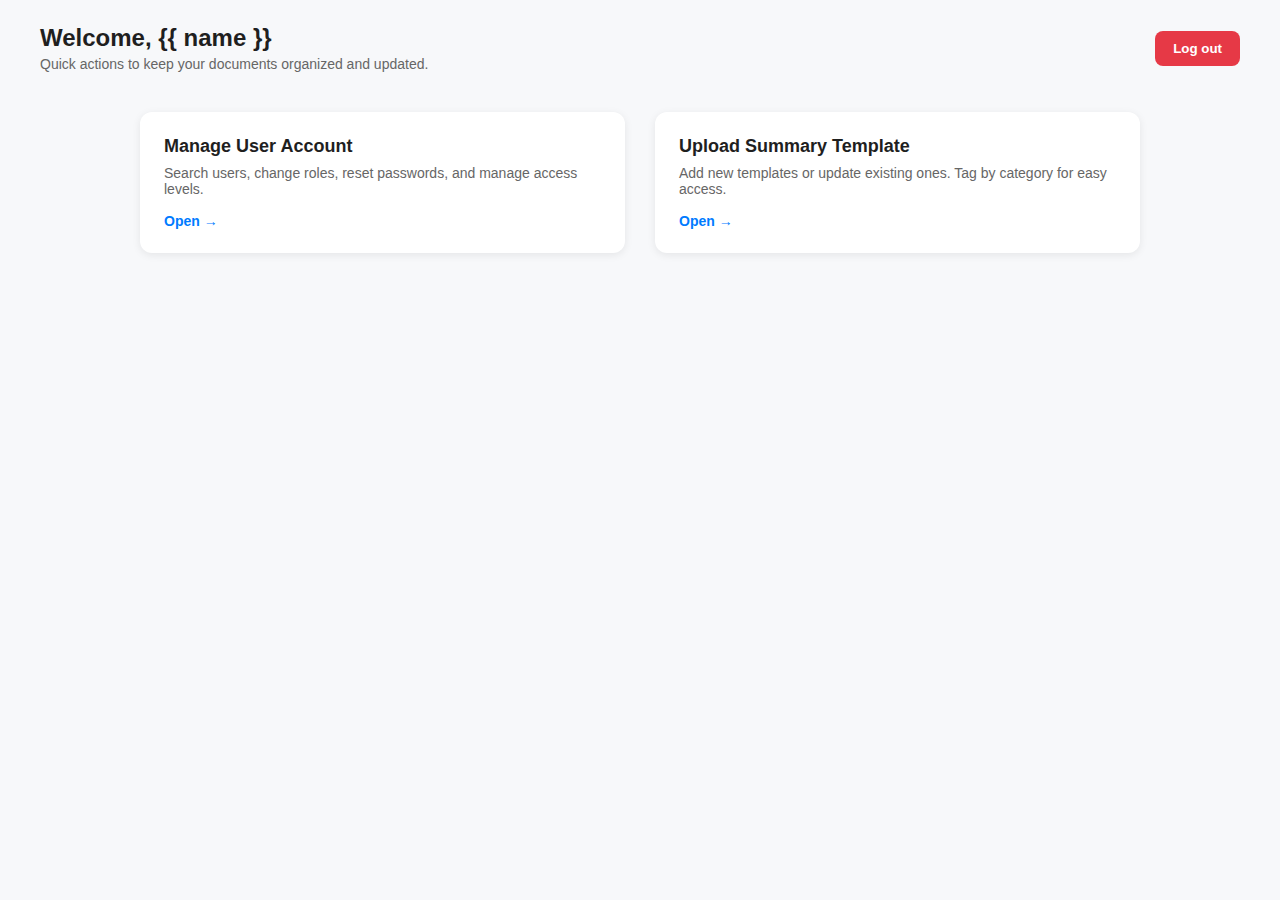
<file: templates/admin.html>
<!DOCTYPE html>
<html lang="zh-CN">
<head>
  <meta charset="UTF-8" />
  <title>User Dashboard - Modern Minimal UI</title>
  <meta name="viewport" content="width=device-width, initial-scale=1" />
  <style>
    :root {
      --bg: #f7f8fa;
      --card-bg: #ffffff;
      --text-main: #1f1f1f;
      --text-muted: #666;
      --accent-blue: #007bff;
      --accent-red: #e63946;
      --shadow: 0 2px 8px rgba(0,0,0,0.08);
    }

    * { box-sizing: border-box; }
    body {
      margin: 0;
      font-family: 'Segoe UI', Roboto, Arial, sans-serif;
      background: var(--bg);
      color: var(--text-main);
      display: flex;
      flex-direction: column;
      height: 100vh;
    }

    header {
      display: flex;
      justify-content: space-between;
      align-items: center;
      padding: 24px 40px 0 40px;
    }

    header h1 {
      font-size: 24px;
      margin: 0;
    }

    header p {
      margin: 4px 0 0 0;
      color: var(--text-muted);
      font-size: 14px;
    }

    .logout-btn {
      background: var(--accent-red);
      color: #fff;
      border: none;
      border-radius: 8px;
      padding: 10px 18px;
      font-weight: 600;
      cursor: pointer;
      transition: 0.2s;
    }

    .logout-btn:hover {
      opacity: 0.9;
    }

    main {
      flex: 1;
      display: flex;
      flex-direction: column;
      align-items: center;
      justify-content: flex-start;
      padding: 40px;
      gap: 30px;
    }

    .card-grid {
      display: grid;
      grid-template-columns: repeat(auto-fit, minmax(360px, 1fr));
      gap: 30px;
      width: 100%;
      max-width: 1000px;
    }

    .card {
      background: var(--card-bg);
      border-radius: 12px;
      box-shadow: var(--shadow);
      padding: 24px;
      display: flex;
      flex-direction: column;
      justify-content: space-between;
      transition: 0.2s;
    }

    .card:hover {
      transform: translateY(-3px);
      box-shadow: 0 4px 14px rgba(0,0,0,0.1);
    }

    .card h2 {
      font-size: 18px;
      margin: 0 0 8px;
      color: var(--text-main);
    }

    .card p {
      color: var(--text-muted);
      font-size: 14px;
      margin: 0 0 16px;
    }

    .card a {
      color: var(--accent-blue);
      font-weight: 600;
      text-decoration: none;
      font-size: 14px;
    }

    .card a:hover {
      text-decoration: underline;
    }

    .bottom-actions {
      display: flex;
      justify-content: center;
      gap: 12px;
      margin-top: 20px;
    }

    .btn {
      border: none;
      border-radius: 6px;
      padding: 10px 18px;
      color: #fff;
      font-weight: 600;
      cursor: pointer;
      transition: 0.2s;
    }

    .btn.blue { background: var(--accent-blue); }
    .btn.green { background: #2a9d8f; }
    .btn:disabled { opacity: 0.6; cursor: not-allowed; }
  </style>
</head>
<body>
  <header>
    <div>
      <h1>Welcome, {{ name }}</h1>
      <p>Quick actions to keep your documents organized and updated.</p>
    </div>
    <button class="logout-btn" onclick="window.location.href='/logout'">Log out</button>
  </header>

  <main>
    <div class="card-grid">
      <div class="card">
        <h2>Manage User Account</h2>
        <p>Search users, change roles, reset passwords, and manage access levels.</p>
        <a href="/admin/users">Open →</a>
      </div>

      <div class="card">
        <h2>Upload Summary Template</h2>
        <p>Add new templates or update existing ones. Tag by category for easy access.</p>
        <a href="/admin/templates">Open →</a>
      </div>
    </div>

    
  </main>
</body>
</html>
</file>
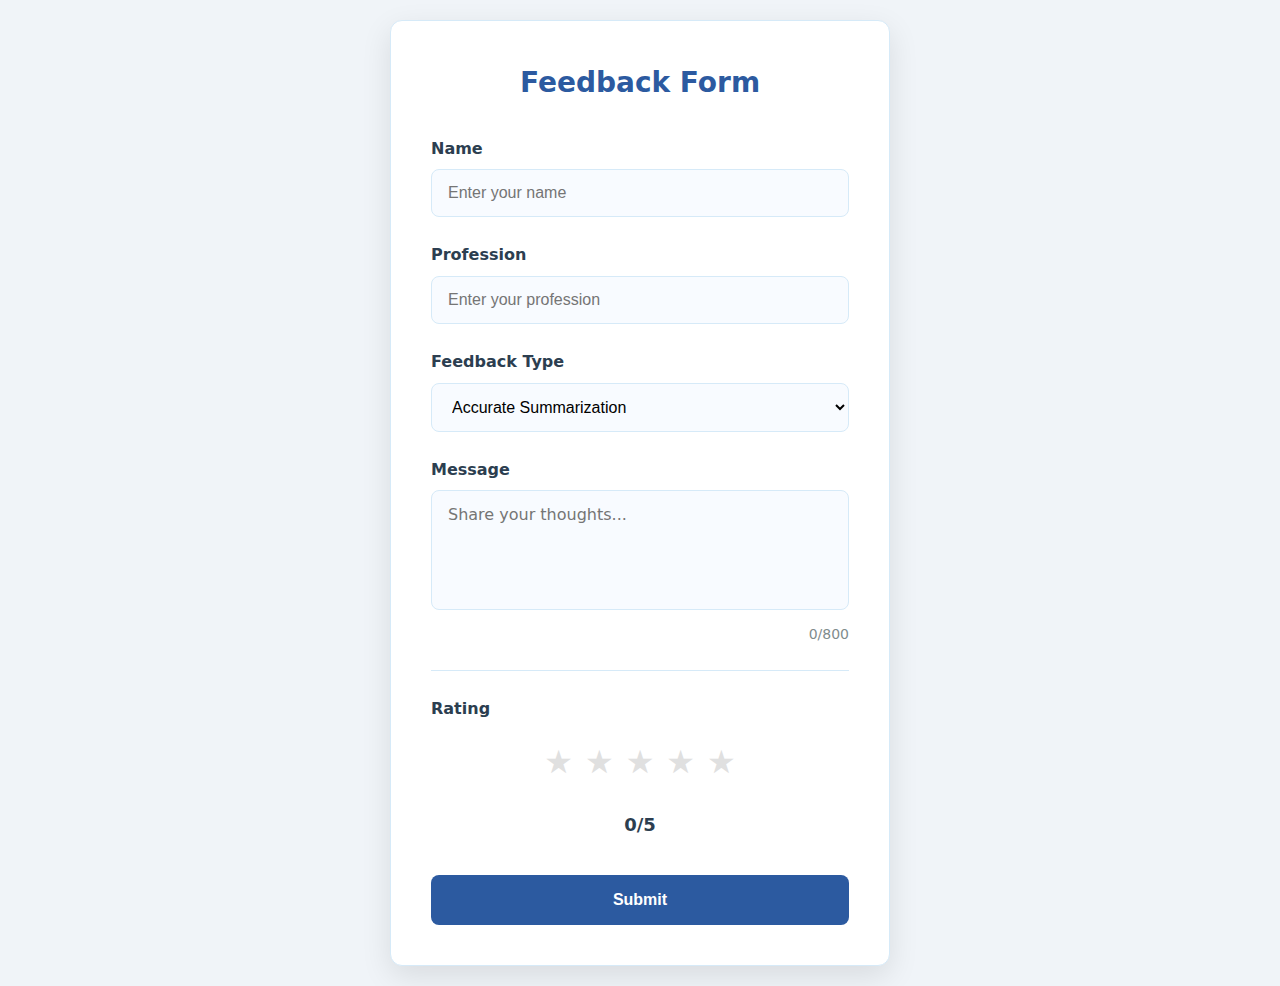
<file: templates/feedback.html>
<!DOCTYPE html>
<html lang="en">
<head>
  <meta charset="UTF-8">
  <meta name="viewport" content="width=device-width, initial-scale=1.0">
  <title>Feedback</title>
  <style>
    :root {
      --primary: #2c5aa0;
      --primary-light: #4a76c2;
      --text: #2c3e50;
      --text-light: #7f8c8d;
      --background: #f0f4f8;
      --card: #ffffff;
      --border: #d6eaf8;
      --shadow: 0 10px 30px rgba(0, 0, 0, 0.1);
      --success: #4caf50;
    }
    
    * {
      box-sizing: border-box;
      margin: 0;
      padding: 0;
    }
    
    body {
      font-family: 'Segoe UI', system-ui, -apple-system, Roboto, Arial, sans-serif;
      background-color: var(--background);
      color: var(--text);
      line-height: 1.6;
      display: flex;
      justify-content: center;
      align-items: center;
      min-height: 100vh;
      padding: 20px;
    }
    
    .card {
      background: var(--card);
      padding: 40px;
      border-radius: 12px;
      box-shadow: var(--shadow);
      width: 100%;
      max-width: 500px;
      border: 1px solid var(--border);
    }
    
    h2 {
      text-align: center;
      margin-bottom: 30px;
      color: var(--primary);
      font-size: 28px;
      font-weight: 700;
    }
    
    .form-group {
      margin-bottom: 25px;
    }
    
    label {
      font-weight: 600;
      display: block;
      margin-bottom: 8px;
      color: var(--text);
      font-size: 16px;
    }
    
    input, select, textarea {
      width: 100%;
      padding: 14px 16px;
      border: 1px solid var(--border);
      border-radius: 8px;
      font-size: 16px;
      background-color: #f8fbff;
      transition: all 0.2s ease;
    }
    
    input:focus, select:focus, textarea:focus {
      outline: none;
      border-color: var(--primary);
      box-shadow: 0 0 0 3px rgba(44, 90, 160, 0.1);
    }
    
    textarea { 
      resize: none; 
      height: 120px; 
      font-family: inherit;
    }
    
    .rating {
      display: flex;
      justify-content: center;
      gap: 12px;
      margin: 15px 0;
    }
    
    .rating input { 
      display: none; 
    }
    
    .rating label {
      font-size: 32px;
      color: #e0e0e0;
      cursor: pointer;
      transition: color 0.2s ease;
    }
    
    .rating input:checked ~ label,
    .rating label:hover,
    .rating label:hover ~ label {
      color: gold;
    }
    
    .rating-value {
      text-align: center;
      margin-top: 10px;
      font-weight: 600;
      color: var(--text);
      font-size: 18px;
    }
    
    button {
      width: 100%;
      padding: 16px;
      background: var(--primary);
      color: #fff;
      border: none;
      border-radius: 8px;
      font-size: 16px;
      font-weight: 600;
      cursor: pointer;
      transition: all 0.3s ease;
      margin-top: 10px;
    }
    
    button:hover {
      background: var(--primary-light);
      transform: translateY(-2px);
    }
    
    .form-divider {
      height: 1px;
      background: var(--border);
      margin: 25px 0;
    }
    
    .character-count {
      text-align: right;
      color: var(--text-light);
      font-size: 14px;
      margin-top: 5px;
    }
    
    @media (max-width: 600px) {
      .card {
        padding: 30px 20px;
      }
      
      h2 {
        font-size: 24px;
      }
      
      .rating label {
        font-size: 28px;
      }
    }
  </style>
</head>
<body>
  <div class="card">
    <h2>Feedback Form</h2>
    <form method="POST" action="/feedback">
      <div class="form-group">
        <label for="name">Name</label>
        <input type="text" id="name" name="name" placeholder="Enter your name" required>
      </div>
      
      <div class="form-group">
        <label for="profession">Profession</label>
        <input type="text" id="profession" name="profession" placeholder="Enter your profession" required>
      </div>
      
      <div class="form-group">
        <label for="feedback_type">Feedback Type</label>
        <select id="feedback_type" name="feedback_type">
          <option value="Summarization">Accurate Summarization</option>
          <option value="Experience">User-Friendly Experience</option>
          <option value="TimeSaving">Time-Saving Power</option>
        </select>
      </div>
      
      <div class="form-group">
        <label for="feedback_text">Message</label>
        <textarea id="feedback_text" name="feedback_text" placeholder="Share your thoughts..." required maxlength="800"></textarea>
        <div class="character-count">
          <span id="charCount">0</span>/800
        </div>
      </div>
      
      <div class="form-divider"></div>
      
      <div class="form-group">
        <label>Rating</label>
        <div class="rating">
          <input type="radio" id="star5" name="rating" value="5"><label for="star5">★</label>
          <input type="radio" id="star4" name="rating" value="4"><label for="star4">★</label>
          <input type="radio" id="star3" name="rating" value="3"><label for="star3">★</label>
          <input type="radio" id="star2" name="rating" value="2"><label for="star2">★</label>
          <input type="radio" id="star1" name="rating" value="1"><label for="star1">★</label>
        </div>
        <div class="rating-value" id="ratingValue">0/5</div>
      </div>
      
      <button type="submit">Submit</button>
    </form>
  </div>

  <script>
    const stars = document.querySelectorAll(".rating input");
    const ratingValue = document.getElementById("ratingValue");
    const feedbackText = document.getElementById("feedback_text");
    const charCount = document.getElementById("charCount");

    // Rating functionality
    stars.forEach(star => {
      star.addEventListener("change", () => {
        ratingValue.textContent = star.value + "/5";
      });
    });

    // Character count functionality
    feedbackText.addEventListener("input", () => {
      charCount.textContent = feedbackText.value.length;
    });

    // Initialize character count
    charCount.textContent = feedbackText.value.length;
  </script>
</body>
</html>
</file>
